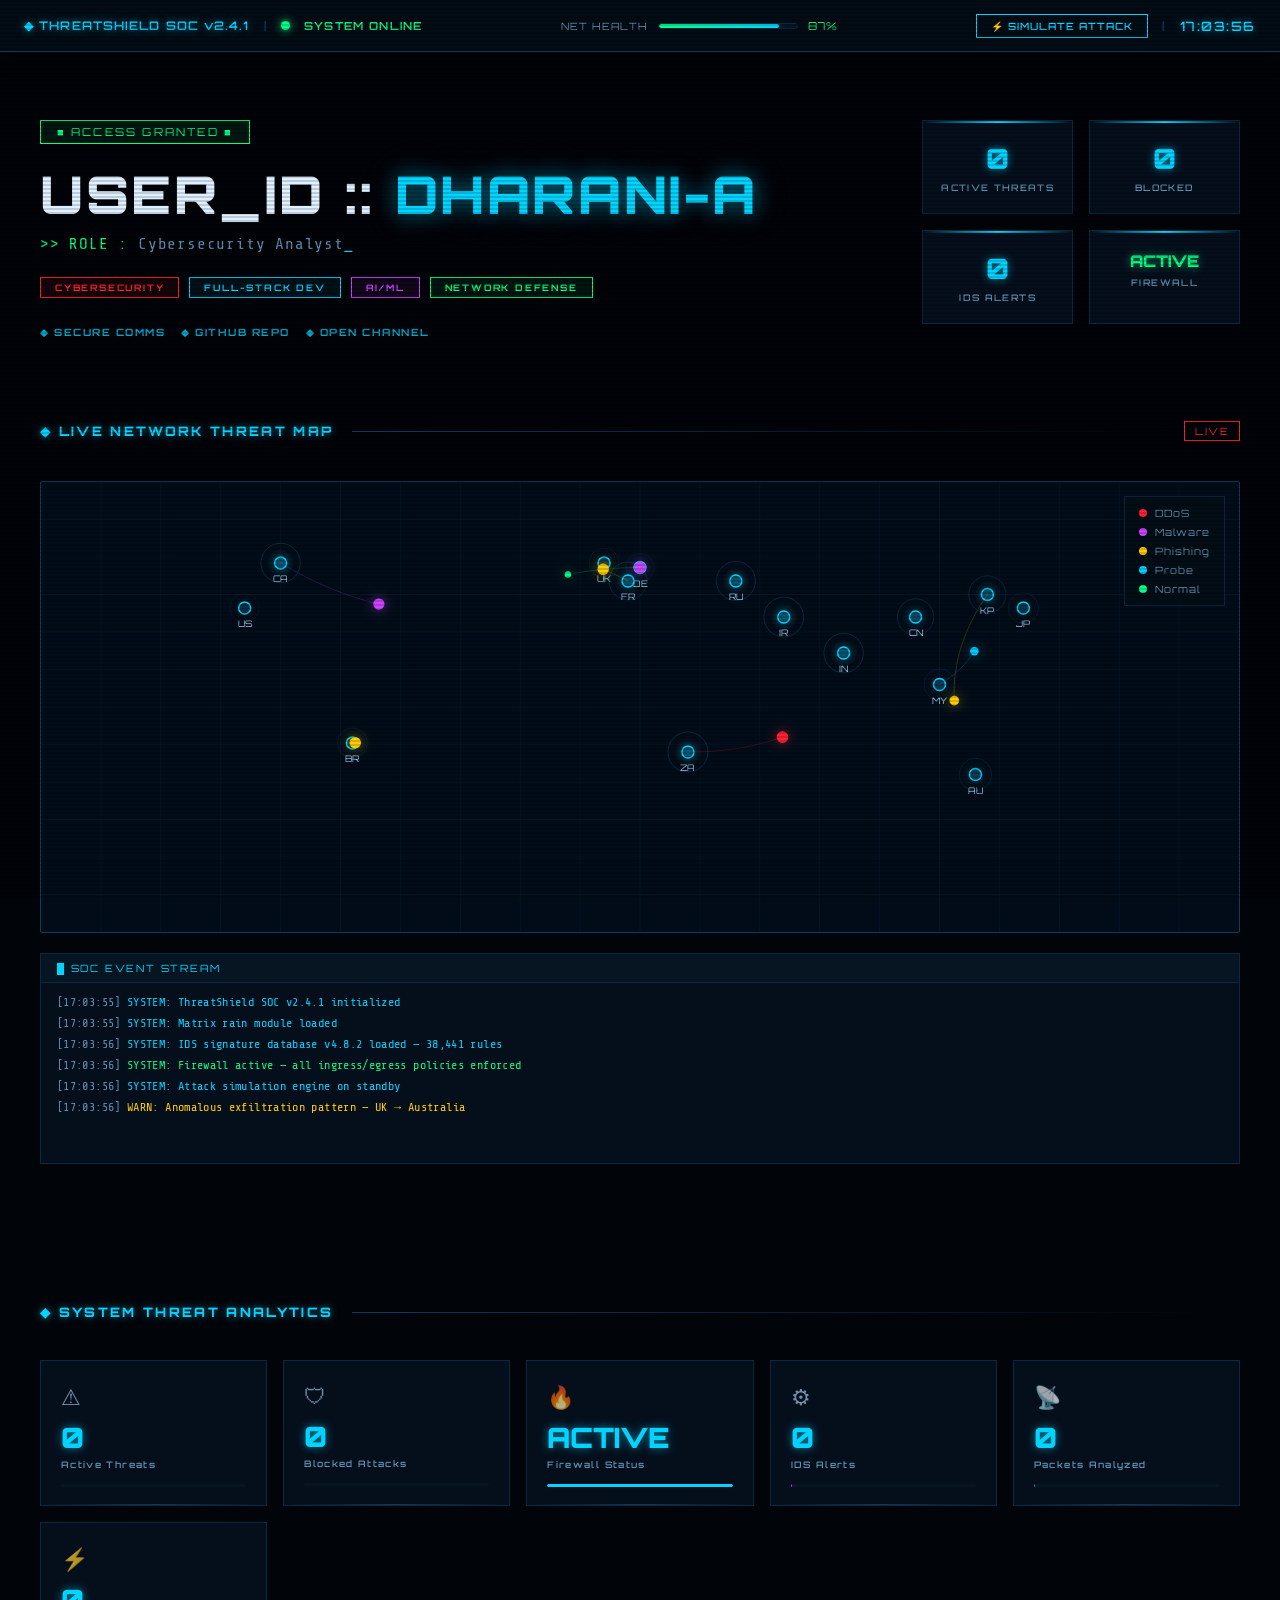
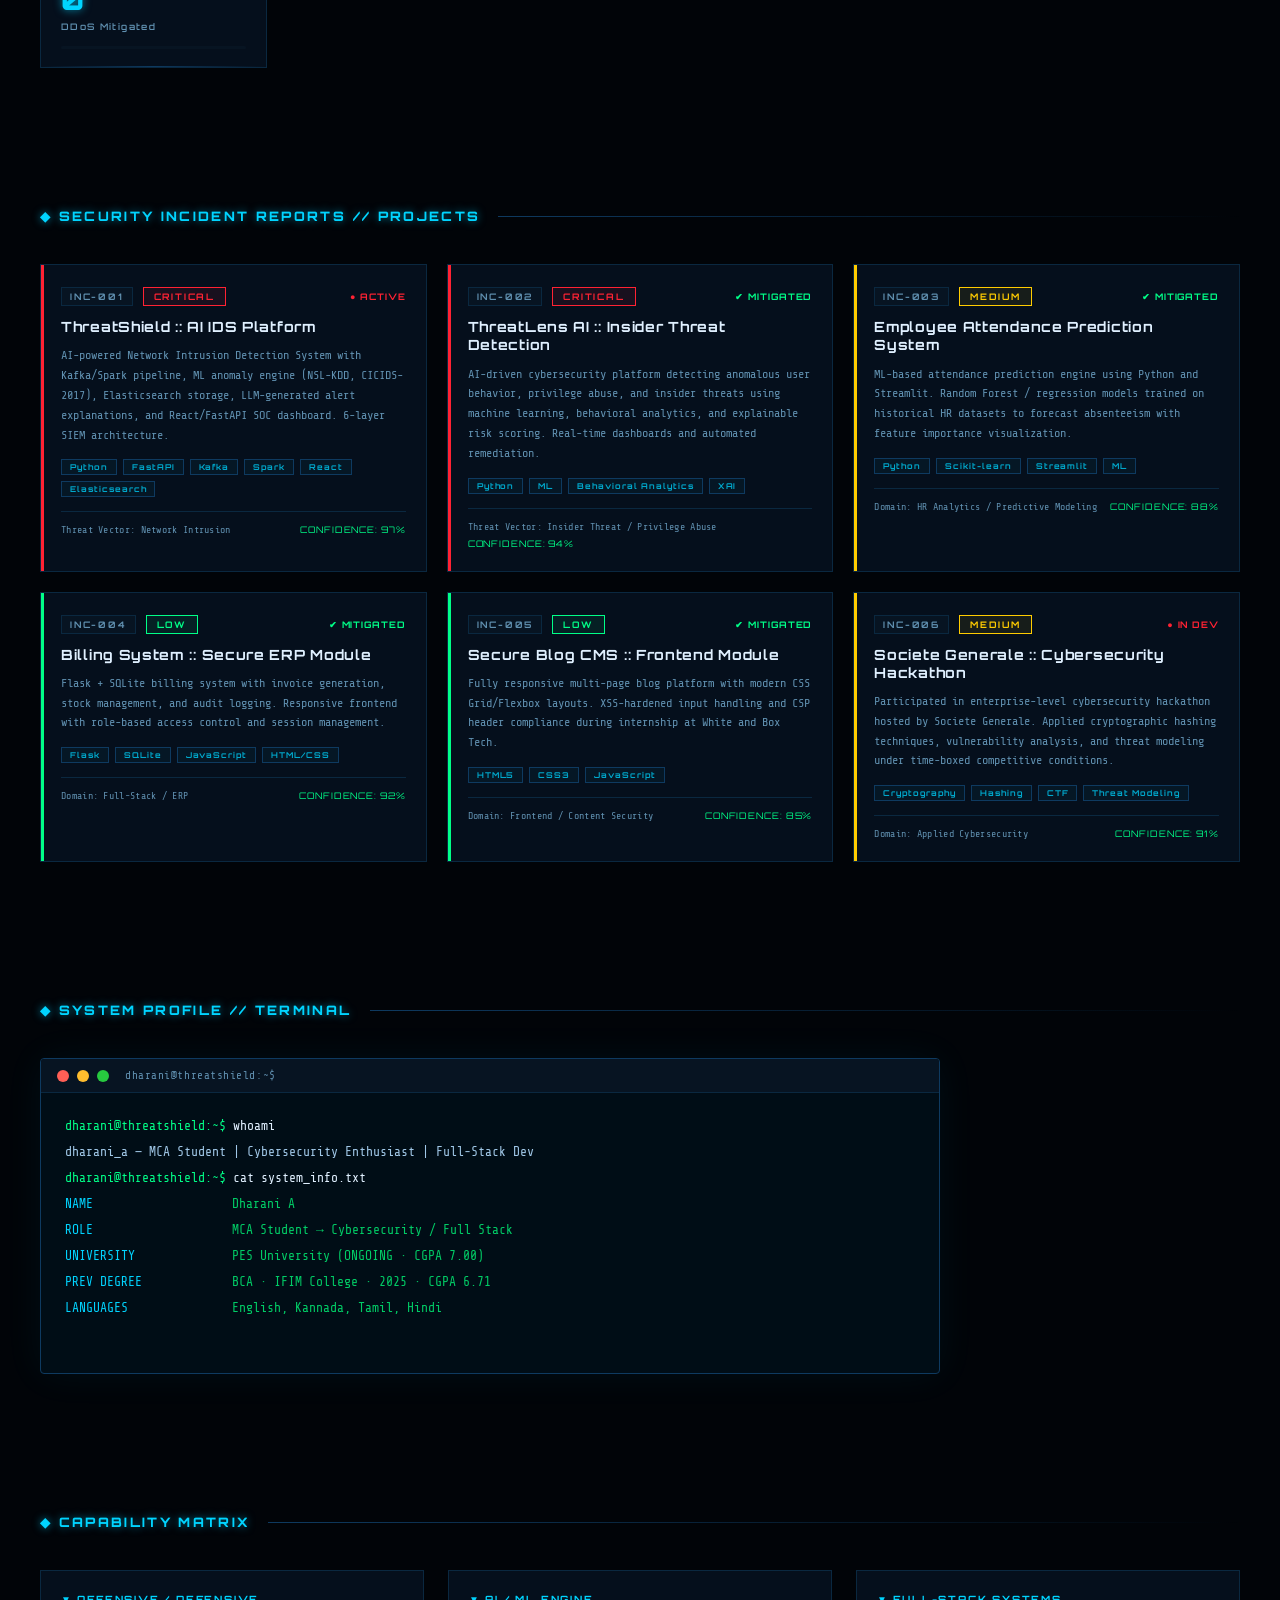
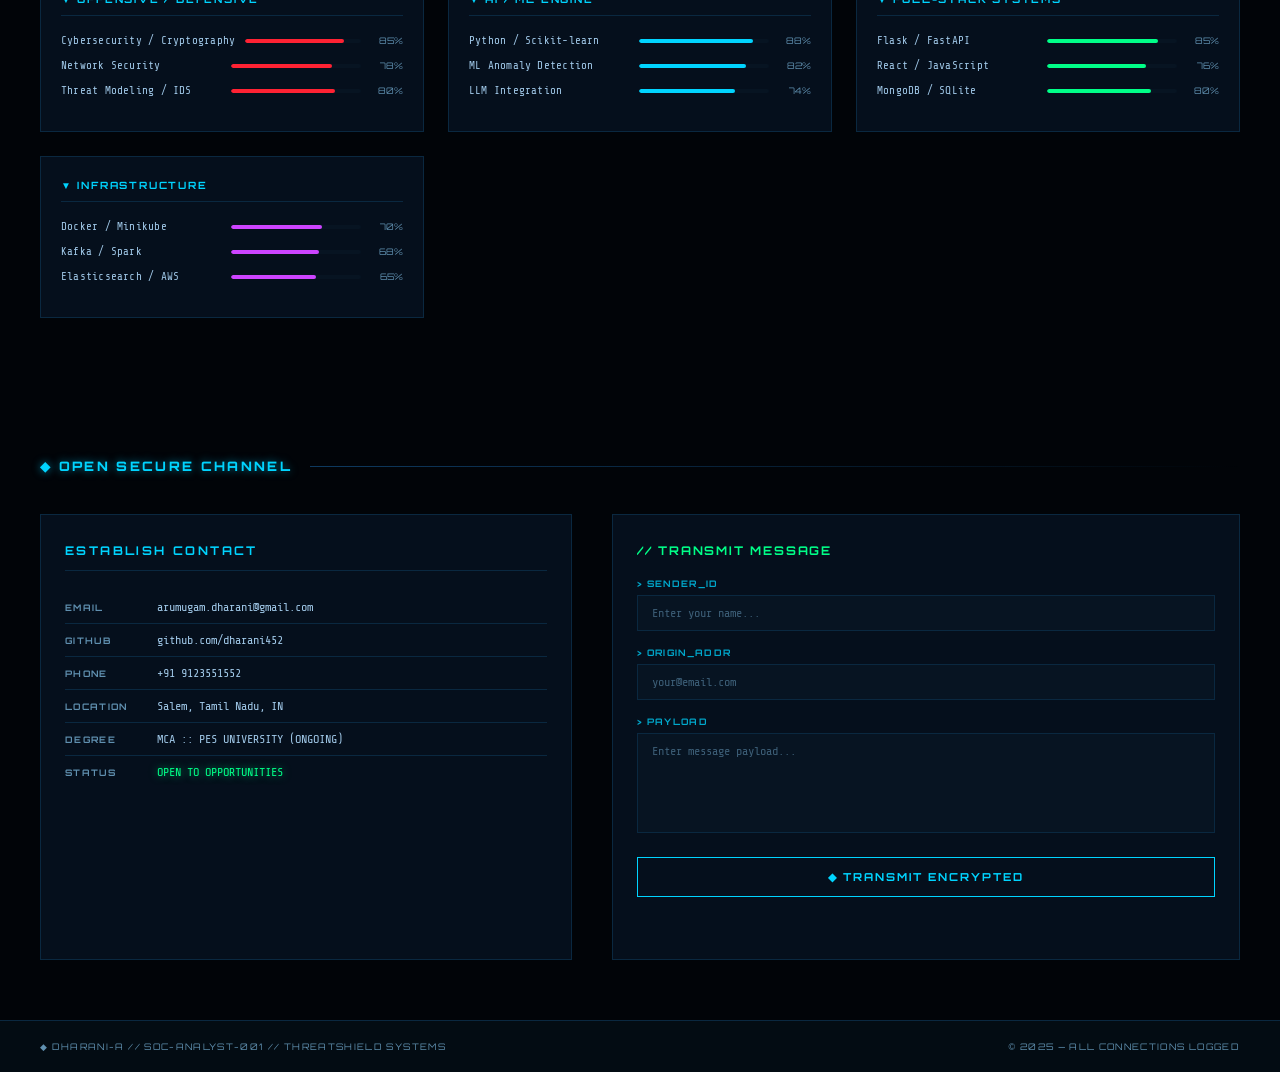
<file: index.html>
<!DOCTYPE html>
<html lang="en">
<head>
  <meta charset="UTF-8" />
  <meta name="viewport" content="width=device-width, initial-scale=1.0" />
  <title>DHARANI-A // SOC-ANALYST-001 // THREATSHIELD</title>
  <link rel="stylesheet" href="style.css" />
</head>
<body>

  <!-- SCANLINE OVERLAY -->
  <div class="scanline"></div>

  <!-- MATRIX CANVAS BACKGROUND -->
  <canvas id="matrix-bg"></canvas>

  <!-- ══════════════════════════════════════════
       TOP CONTROL BAR
  ══════════════════════════════════════════ -->
  <header id="top-bar">
    <div class="bar-left">
      <span class="bar-logo">&#9670; THREATSHIELD SOC v2.4.1</span>
      <span class="bar-separator">|</span>
      <span class="status-dot" id="status-dot"></span>
      <span id="system-status">SYSTEM ONLINE</span>
    </div>
    <div class="bar-center">
      <div class="health-label">NET HEALTH</div>
      <div class="health-bar-wrap">
        <div class="health-bar" id="health-bar"></div>
      </div>
      <span id="health-pct">87%</span>
    </div>
    <div class="bar-right">
      <button id="attack-toggle" class="toggle-btn">⚡ SIMULATE ATTACK</button>
      <span class="bar-separator">|</span>
      <span id="live-clock">00:00:00</span>
    </div>
  </header>

  <!-- ══════════════════════════════════════════
       HERO — ACCESS GRANTED
  ══════════════════════════════════════════ -->
  <section id="hero">
    <div class="hero-inner">
      <div class="access-tag" id="access-tag">&#9632; ACCESS GRANTED &#9632;</div>
      <div class="hero-uid">USER_ID :: <span class="uid-val glitch" data-text="DHARANI-A">DHARANI-A</span></div>
      <div class="hero-role">
        <span class="role-prefix">&gt;&gt; ROLE : </span>
        <span id="hero-role-text"></span><span class="cursor-blink">_</span>
      </div>
      <div class="hero-badges">
        <span class="badge badge-red">CYBERSECURITY</span>
        <span class="badge badge-blue">FULL-STACK DEV</span>
        <span class="badge badge-purple">AI/ML</span>
        <span class="badge badge-green">NETWORK DEFENSE</span>
      </div>
      <div class="hero-links">
        <a href="mailto:arumugam.dharani@gmail.com" class="hlink">&#9670; SECURE COMMS</a>
        <a href="https://github.com/dharani452" target="_blank" class="hlink">&#9670; GITHUB REPO</a>
        <a href="#contact" class="hlink">&#9670; OPEN CHANNEL</a>
      </div>
    </div>
    <div class="hero-stats">
      <div class="hstat">
        <div class="hstat-val" id="hs-threats">0</div>
        <div class="hstat-lbl">ACTIVE THREATS</div>
      </div>
      <div class="hstat">
        <div class="hstat-val" id="hs-blocked">0</div>
        <div class="hstat-lbl">BLOCKED</div>
      </div>
      <div class="hstat">
        <div class="hstat-val" id="hs-ids">0</div>
        <div class="hstat-lbl">IDS ALERTS</div>
      </div>
      <div class="hstat">
        <div class="hstat-val firewall-ok">ACTIVE</div>
        <div class="hstat-lbl">FIREWALL</div>
      </div>
    </div>
  </section>

  <!-- ══════════════════════════════════════════
       LIVE ATTACK MAP
  ══════════════════════════════════════════ -->
  <section id="attack-map-section">
    <div class="section-header">
      <span class="sh-label">&#9670; LIVE NETWORK THREAT MAP</span>
      <span class="sh-line"></span>
      <span class="sh-badge blink-red">LIVE</span>
    </div>
    <div class="map-wrap">
      <canvas id="attack-canvas"></canvas>
      <div id="attack-legend">
        <div class="leg-item"><span class="leg-dot" style="background:#ff2233"></span>DDoS</div>
        <div class="leg-item"><span class="leg-dot" style="background:#cc44ff"></span>Malware</div>
        <div class="leg-item"><span class="leg-dot" style="background:#ffcc00"></span>Phishing</div>
        <div class="leg-item"><span class="leg-dot" style="background:#00ccff"></span>Probe</div>
        <div class="leg-item"><span class="leg-dot" style="background:#00ff88"></span>Normal</div>
      </div>
    </div>
    <!-- SOC LOG FEED -->
    <div id="soc-feed">
      <div class="soc-title">&#9608; SOC EVENT STREAM</div>
      <div id="soc-log-wrap">
        <div id="soc-log"></div>
      </div>
    </div>
  </section>

  <!-- ══════════════════════════════════════════
       SYSTEM STATS PANEL
  ══════════════════════════════════════════ -->
  <section id="stats-section">
    <div class="section-header">
      <span class="sh-label">&#9670; SYSTEM THREAT ANALYTICS</span>
      <span class="sh-line"></span>
    </div>
    <div class="stats-grid">
      <div class="stat-card" id="sc-threats">
        <div class="sc-icon">&#9888;</div>
        <div class="sc-num" id="sc-threats-num">0</div>
        <div class="sc-lbl">Active Threats</div>
        <div class="sc-bar-wrap"><div class="sc-bar red-bar" id="sc-bar-threats"></div></div>
      </div>
      <div class="stat-card">
        <div class="sc-icon">&#128737;</div>
        <div class="sc-num" id="sc-blocked-num">0</div>
        <div class="sc-lbl">Blocked Attacks</div>
        <div class="sc-bar-wrap"><div class="sc-bar green-bar" id="sc-bar-blocked"></div></div>
      </div>
      <div class="stat-card">
        <div class="sc-icon">&#128293;</div>
        <div class="sc-num" id="sc-fw-num">ACTIVE</div>
        <div class="sc-lbl">Firewall Status</div>
        <div class="sc-bar-wrap"><div class="sc-bar blue-bar" style="width:100%"></div></div>
      </div>
      <div class="stat-card">
        <div class="sc-icon">&#9881;</div>
        <div class="sc-num" id="sc-ids-num">0</div>
        <div class="sc-lbl">IDS Alerts</div>
        <div class="sc-bar-wrap"><div class="sc-bar purple-bar" id="sc-bar-ids"></div></div>
      </div>
      <div class="stat-card">
        <div class="sc-icon">&#128225;</div>
        <div class="sc-num" id="sc-packets-num">0</div>
        <div class="sc-lbl">Packets Analyzed</div>
        <div class="sc-bar-wrap"><div class="sc-bar cyan-bar" id="sc-bar-packets"></div></div>
      </div>
      <div class="stat-card">
        <div class="sc-icon">&#9889;</div>
        <div class="sc-num" id="sc-ddos-num">0</div>
        <div class="sc-lbl">DDoS Mitigated</div>
        <div class="sc-bar-wrap"><div class="sc-bar orange-bar" id="sc-bar-ddos"></div></div>
      </div>
    </div>
  </section>

  <!-- ══════════════════════════════════════════
       PROJECTS — SECURITY INCIDENT REPORTS
  ══════════════════════════════════════════ -->
  <section id="projects-section">
    <div class="section-header">
      <span class="sh-label">&#9670; SECURITY INCIDENT REPORTS // PROJECTS</span>
      <span class="sh-line"></span>
    </div>
    <div class="projects-grid">

      <div class="project-card" data-sev="CRITICAL">
        <div class="pc-header">
          <span class="pc-id">INC-001</span>
          <span class="pc-sev sev-critical">CRITICAL</span>
          <span class="pc-status st-active">● ACTIVE</span>
        </div>
        <div class="pc-title">ThreatShield :: AI IDS Platform</div>
        <div class="pc-desc">AI-powered Network Intrusion Detection System with Kafka/Spark pipeline, ML anomaly engine (NSL-KDD, CICIDS-2017), Elasticsearch storage, LLM-generated alert explanations, and React/FastAPI SOC dashboard. 6-layer SIEM architecture.</div>
        <div class="pc-tags">
          <span class="ptag">Python</span><span class="ptag">FastAPI</span><span class="ptag">Kafka</span><span class="ptag">Spark</span><span class="ptag">React</span><span class="ptag">Elasticsearch</span>
        </div>
        <div class="pc-footer">
          <span class="pc-threat">Threat Vector: Network Intrusion</span>
          <span class="pc-confidence">CONFIDENCE: 97%</span>
        </div>
      </div>

      <div class="project-card" data-sev="CRITICAL">
        <div class="pc-header">
          <span class="pc-id">INC-002</span>
          <span class="pc-sev sev-critical">CRITICAL</span>
          <span class="pc-status st-mitigated">✔ MITIGATED</span>
        </div>
        <div class="pc-title">ThreatLens AI :: Insider Threat Detection</div>
        <div class="pc-desc">AI-driven cybersecurity platform detecting anomalous user behavior, privilege abuse, and insider threats using machine learning, behavioral analytics, and explainable risk scoring. Real-time dashboards and automated remediation.</div>
        <div class="pc-tags">
          <span class="ptag">Python</span><span class="ptag">ML</span><span class="ptag">Behavioral Analytics</span><span class="ptag">XAI</span>
        </div>
        <div class="pc-footer">
          <span class="pc-threat">Threat Vector: Insider Threat / Privilege Abuse</span>
          <span class="pc-confidence">CONFIDENCE: 94%</span>
        </div>
      </div>

      <div class="project-card" data-sev="MEDIUM">
        <div class="pc-header">
          <span class="pc-id">INC-003</span>
          <span class="pc-sev sev-medium">MEDIUM</span>
          <span class="pc-status st-mitigated">✔ MITIGATED</span>
        </div>
        <div class="pc-title">Employee Attendance Prediction System</div>
        <div class="pc-desc">ML-based attendance prediction engine using Python and Streamlit. Random Forest / regression models trained on historical HR datasets to forecast absenteeism with feature importance visualization.</div>
        <div class="pc-tags">
          <span class="ptag">Python</span><span class="ptag">Scikit-learn</span><span class="ptag">Streamlit</span><span class="ptag">ML</span>
        </div>
        <div class="pc-footer">
          <span class="pc-threat">Domain: HR Analytics / Predictive Modeling</span>
          <span class="pc-confidence">CONFIDENCE: 88%</span>
        </div>
      </div>

      <div class="project-card" data-sev="LOW">
        <div class="pc-header">
          <span class="pc-id">INC-004</span>
          <span class="pc-sev sev-low">LOW</span>
          <span class="pc-status st-mitigated">✔ MITIGATED</span>
        </div>
        <div class="pc-title">Billing System :: Secure ERP Module</div>
        <div class="pc-desc">Flask + SQLite billing system with invoice generation, stock management, and audit logging. Responsive frontend with role-based access control and session management.</div>
        <div class="pc-tags">
          <span class="ptag">Flask</span><span class="ptag">SQLite</span><span class="ptag">JavaScript</span><span class="ptag">HTML/CSS</span>
        </div>
        <div class="pc-footer">
          <span class="pc-threat">Domain: Full-Stack / ERP</span>
          <span class="pc-confidence">CONFIDENCE: 92%</span>
        </div>
      </div>

      <div class="project-card" data-sev="LOW">
        <div class="pc-header">
          <span class="pc-id">INC-005</span>
          <span class="pc-sev sev-low">LOW</span>
          <span class="pc-status st-mitigated">✔ MITIGATED</span>
        </div>
        <div class="pc-title">Secure Blog CMS :: Frontend Module</div>
        <div class="pc-desc">Fully responsive multi-page blog platform with modern CSS Grid/Flexbox layouts. XSS-hardened input handling and CSP header compliance during internship at White and Box Tech.</div>
        <div class="pc-tags">
          <span class="ptag">HTML5</span><span class="ptag">CSS3</span><span class="ptag">JavaScript</span>
        </div>
        <div class="pc-footer">
          <span class="pc-threat">Domain: Frontend / Content Security</span>
          <span class="pc-confidence">CONFIDENCE: 85%</span>
        </div>
      </div>

      <div class="project-card" data-sev="MEDIUM">
        <div class="pc-header">
          <span class="pc-id">INC-006</span>
          <span class="pc-sev sev-medium">MEDIUM</span>
          <span class="pc-status st-active">● IN DEV</span>
        </div>
        <div class="pc-title">Societe Generale :: Cybersecurity Hackathon</div>
        <div class="pc-desc">Participated in enterprise-level cybersecurity hackathon hosted by Societe Generale. Applied cryptographic hashing techniques, vulnerability analysis, and threat modeling under time-boxed competitive conditions.</div>
        <div class="pc-tags">
          <span class="ptag">Cryptography</span><span class="ptag">Hashing</span><span class="ptag">CTF</span><span class="ptag">Threat Modeling</span>
        </div>
        <div class="pc-footer">
          <span class="pc-threat">Domain: Applied Cybersecurity</span>
          <span class="pc-confidence">CONFIDENCE: 91%</span>
        </div>
      </div>

    </div>
  </section>

  <!-- ══════════════════════════════════════════
       TERMINAL ABOUT
  ══════════════════════════════════════════ -->
  <section id="about-section">
    <div class="section-header">
      <span class="sh-label">&#9670; SYSTEM PROFILE // TERMINAL</span>
      <span class="sh-line"></span>
    </div>
    <div class="terminal-wrap">
      <div class="term-titlebar">
        <span class="term-dot t-red"></span>
        <span class="term-dot t-yellow"></span>
        <span class="term-dot t-green"></span>
        <span class="term-title">dharani@threatshield:~$</span>
      </div>
      <div class="term-body" id="term-body"></div>
    </div>
  </section>

  <!-- ══════════════════════════════════════════
       SKILLS RADAR
  ══════════════════════════════════════════ -->
  <section id="skills-section">
    <div class="section-header">
      <span class="sh-label">&#9670; CAPABILITY MATRIX</span>
      <span class="sh-line"></span>
    </div>
    <div class="skills-grid">
      <div class="skill-group">
        <div class="sg-title">&#9660; OFFENSIVE / DEFENSIVE</div>
        <div class="skill-bar-item"><span class="sbi-lbl">Cybersecurity / Cryptography</span><div class="sbi-track"><div class="sbi-fill" style="--pct:85%;background:var(--red)"></div></div><span class="sbi-pct">85%</span></div>
        <div class="skill-bar-item"><span class="sbi-lbl">Network Security</span><div class="sbi-track"><div class="sbi-fill" style="--pct:78%;background:var(--red)"></div></div><span class="sbi-pct">78%</span></div>
        <div class="skill-bar-item"><span class="sbi-lbl">Threat Modeling / IDS</span><div class="sbi-track"><div class="sbi-fill" style="--pct:80%;background:var(--red)"></div></div><span class="sbi-pct">80%</span></div>
      </div>
      <div class="skill-group">
        <div class="sg-title">&#9660; AI / ML ENGINE</div>
        <div class="skill-bar-item"><span class="sbi-lbl">Python / Scikit-learn</span><div class="sbi-track"><div class="sbi-fill" style="--pct:88%;background:var(--cyan)"></div></div><span class="sbi-pct">88%</span></div>
        <div class="skill-bar-item"><span class="sbi-lbl">ML Anomaly Detection</span><div class="sbi-track"><div class="sbi-fill" style="--pct:82%;background:var(--cyan)"></div></div><span class="sbi-pct">82%</span></div>
        <div class="skill-bar-item"><span class="sbi-lbl">LLM Integration</span><div class="sbi-track"><div class="sbi-fill" style="--pct:74%;background:var(--cyan)"></div></div><span class="sbi-pct">74%</span></div>
      </div>
      <div class="skill-group">
        <div class="sg-title">&#9660; FULL-STACK SYSTEMS</div>
        <div class="skill-bar-item"><span class="sbi-lbl">Flask / FastAPI</span><div class="sbi-track"><div class="sbi-fill" style="--pct:85%;background:var(--green)"></div></div><span class="sbi-pct">85%</span></div>
        <div class="skill-bar-item"><span class="sbi-lbl">React / JavaScript</span><div class="sbi-track"><div class="sbi-fill" style="--pct:76%;background:var(--green)"></div></div><span class="sbi-pct">76%</span></div>
        <div class="skill-bar-item"><span class="sbi-lbl">MongoDB / SQLite</span><div class="sbi-track"><div class="sbi-fill" style="--pct:80%;background:var(--green)"></div></div><span class="sbi-pct">80%</span></div>
      </div>
      <div class="skill-group">
        <div class="sg-title">&#9660; INFRASTRUCTURE</div>
        <div class="skill-bar-item"><span class="sbi-lbl">Docker / Minikube</span><div class="sbi-track"><div class="sbi-fill" style="--pct:70%;background:var(--purple)"></div></div><span class="sbi-pct">70%</span></div>
        <div class="skill-bar-item"><span class="sbi-lbl">Kafka / Spark</span><div class="sbi-track"><div class="sbi-fill" style="--pct:68%;background:var(--purple)"></div></div><span class="sbi-pct">68%</span></div>
        <div class="skill-bar-item"><span class="sbi-lbl">Elasticsearch / AWS</span><div class="sbi-track"><div class="sbi-fill" style="--pct:65%;background:var(--purple)"></div></div><span class="sbi-pct">65%</span></div>
      </div>
    </div>
  </section>

  <!-- ══════════════════════════════════════════
       CONTACT
  ══════════════════════════════════════════ -->
  <section id="contact">
    <div class="section-header">
      <span class="sh-label">&#9670; OPEN SECURE CHANNEL</span>
      <span class="sh-line"></span>
    </div>
    <div class="contact-wrap">
      <div class="contact-info">
        <div class="ci-title">ESTABLISH CONTACT</div>
        <div class="ci-row"><span class="ci-key">EMAIL</span><span class="ci-val">arumugam.dharani@gmail.com</span></div>
        <div class="ci-row"><span class="ci-key">GITHUB</span><span class="ci-val">github.com/dharani452</span></div>
        <div class="ci-row"><span class="ci-key">PHONE</span><span class="ci-val">+91 9123551552</span></div>
        <div class="ci-row"><span class="ci-key">LOCATION</span><span class="ci-val">Salem, Tamil Nadu, IN</span></div>
        <div class="ci-row"><span class="ci-key">DEGREE</span><span class="ci-val">MCA :: PES UNIVERSITY (ONGOING)</span></div>
        <div class="ci-row"><span class="ci-key">STATUS</span><span class="ci-val ci-green">OPEN TO OPPORTUNITIES</span></div>
      </div>
      <div class="contact-form-wrap">
        <div class="cf-title">// TRANSMIT MESSAGE</div>
        <div class="cf-field">
          <label class="cf-label">&gt; SENDER_ID</label>
          <input class="cf-input" id="cf-name" type="text" placeholder="Enter your name..." autocomplete="off" />
        </div>
        <div class="cf-field">
          <label class="cf-label">&gt; ORIGIN_ADDR</label>
          <input class="cf-input" id="cf-email" type="email" placeholder="your@email.com" autocomplete="off" />
        </div>
        <div class="cf-field">
          <label class="cf-label">&gt; PAYLOAD</label>
          <textarea class="cf-input cf-textarea" id="cf-msg" placeholder="Enter message payload..."></textarea>
        </div>
        <button class="cf-submit" id="cf-submit">&#9670; TRANSMIT ENCRYPTED</button>
        <div id="cf-status"></div>
      </div>
    </div>
  </section>

  <!-- FOOTER -->
  <footer id="footer">
    <div class="footer-inner">
      <span>&#9670; DHARANI-A // SOC-ANALYST-001 // THREATSHIELD SYSTEMS</span>
      <span>&#169; 2025 — ALL CONNECTIONS LOGGED</span>
    </div>
  </footer>

  <script src="script.js"></script>
</body>
</html>
</file>
<file: style.css>
/* ════════════════════════════════════════════
   THREATSHIELD SOC PORTFOLIO — STYLE.CSS
   Dharani A // MCA // Cybersecurity
════════════════════════════════════════════ */

@import url('https://fonts.googleapis.com/css2?family=Share+Tech+Mono&family=Orbitron:wght@400;600;800;900&display=swap');

/* ── CSS VARIABLES ── */
:root {
  --bg:       #010408;
  --bg2:      #040d15;
  --bg3:      #071422;
  --panel:    #050f1c;
  --border:   #0a2840;
  --border2:  #0e3a60;
  --cyan:     #00d4ff;
  --cyan2:    #00a8cc;
  --green:    #00ff88;
  --green2:   #00cc66;
  --red:      #ff2233;
  --red2:     #cc1122;
  --purple:   #cc44ff;
  --yellow:   #ffcc00;
  --orange:   #ff7700;
  --text:     #a0c8e8;
  --text2:    #6090b0;
  --white:    #e0f0ff;
  --font-mono: 'Share Tech Mono', 'Courier New', monospace;
  --font-hud:  'Orbitron', sans-serif;
  --glow-c:   0 0 8px rgba(0,212,255,0.6);
  --glow-g:   0 0 8px rgba(0,255,136,0.6);
  --glow-r:   0 0 8px rgba(255,34,51,0.7);
}

/* ── RESET ── */
*, *::before, *::after { box-sizing: border-box; margin: 0; padding: 0; }
html { scroll-behavior: smooth; }

body {
  background: var(--bg);
  color: var(--text);
  font-family: var(--font-mono);
  overflow-x: hidden;
  position: relative;
}

/* ── MATRIX CANVAS ── */
#matrix-bg {
  position: fixed;
  top: 0; left: 0;
  width: 100%; height: 100%;
  z-index: 0;
  opacity: 0.08;
  pointer-events: none;
}

/* ── SCANLINE ── */
.scanline {
  position: fixed;
  top: 0; left: 0; right: 0; bottom: 0;
  background: repeating-linear-gradient(
    0deg,
    transparent,
    transparent 2px,
    rgba(0,0,0,0.15) 2px,
    rgba(0,0,0,0.15) 4px
  );
  pointer-events: none;
  z-index: 9999;
  animation: scanmove 8s linear infinite;
}
@keyframes scanmove {
  0%   { background-position: 0 0; }
  100% { background-position: 0 100px; }
}

/* ════════════════════════════
   TOP CONTROL BAR
════════════════════════════ */
#top-bar {
  position: fixed;
  top: 0; left: 0; right: 0;
  height: 52px;
  background: rgba(4,13,21,0.96);
  border-bottom: 1px solid var(--border2);
  display: flex;
  align-items: center;
  justify-content: space-between;
  padding: 0 24px;
  z-index: 1000;
  backdrop-filter: blur(6px);
  box-shadow: 0 2px 20px rgba(0,0,0,0.8), 0 1px 0 rgba(0,212,255,0.1);
}

.bar-left, .bar-right {
  display: flex;
  align-items: center;
  gap: 14px;
  font-family: var(--font-hud);
  font-size: 11px;
  font-weight: 600;
  letter-spacing: 0.1em;
}

.bar-logo {
  color: var(--cyan);
  text-shadow: var(--glow-c);
  font-size: 12px;
}

.bar-separator { color: var(--border2); }

.status-dot {
  width: 9px; height: 9px;
  border-radius: 50%;
  background: var(--green);
  box-shadow: 0 0 8px var(--green);
  animation: pulse-dot 1.4s ease-in-out infinite;
}
.status-dot.danger {
  background: var(--red);
  box-shadow: 0 0 8px var(--red);
}

@keyframes pulse-dot {
  0%,100% { opacity: 1; transform: scale(1); }
  50% { opacity: 0.5; transform: scale(0.75); }
}

#system-status {
  color: var(--green);
  font-size: 11px;
  letter-spacing: 0.12em;
  transition: color 0.4s;
}
#system-status.under-attack { color: var(--red); text-shadow: var(--glow-r); }

.bar-center {
  display: flex;
  align-items: center;
  gap: 10px;
  font-size: 10px;
  font-family: var(--font-hud);
  letter-spacing: 0.1em;
}
.health-label { color: var(--text2); }
.health-bar-wrap {
  width: 140px;
  height: 6px;
  background: var(--bg3);
  border: 1px solid var(--border);
  border-radius: 3px;
  overflow: hidden;
}
.health-bar {
  height: 100%;
  width: 87%;
  background: linear-gradient(90deg, var(--green), var(--cyan));
  box-shadow: 0 0 8px rgba(0,255,136,0.5);
  transition: width 1s ease, background 0.5s;
  border-radius: 3px;
}
.health-bar.low { background: linear-gradient(90deg, var(--red), var(--orange)); }
#health-pct { color: var(--green); font-size: 11px; transition: color 0.5s; }
#health-pct.low { color: var(--red); }

.toggle-btn {
  background: transparent;
  border: 1px solid var(--cyan);
  color: var(--cyan);
  font-family: var(--font-hud);
  font-size: 10px;
  font-weight: 600;
  letter-spacing: 0.1em;
  padding: 5px 14px;
  cursor: pointer;
  transition: all 0.25s;
}
.toggle-btn:hover,
.toggle-btn.attacking {
  background: rgba(255,34,51,0.12);
  border-color: var(--red);
  color: var(--red);
  box-shadow: 0 0 12px rgba(255,34,51,0.4);
}
.toggle-btn.attacking { animation: border-flicker 0.3s infinite alternate; }
@keyframes border-flicker {
  from { border-color: var(--red); }
  to   { border-color: var(--orange); }
}

#live-clock {
  color: var(--cyan);
  font-family: var(--font-hud);
  font-size: 13px;
  letter-spacing: 0.12em;
  text-shadow: var(--glow-c);
}

/* ════════════════════════════
   SECTIONS — COMMON
════════════════════════════ */
section {
  position: relative;
  z-index: 1;
  padding: 80px 40px 60px;
  max-width: 1400px;
  margin: 0 auto;
}

.section-header {
  display: flex;
  align-items: center;
  gap: 18px;
  margin-bottom: 40px;
}
.sh-label {
  font-family: var(--font-hud);
  font-size: 13px;
  font-weight: 800;
  color: var(--cyan);
  letter-spacing: 0.18em;
  white-space: nowrap;
  text-shadow: var(--glow-c);
}
.sh-line {
  flex: 1;
  height: 1px;
  background: linear-gradient(90deg, var(--border2), transparent);
}
.sh-badge {
  font-family: var(--font-hud);
  font-size: 10px;
  letter-spacing: 0.15em;
  padding: 3px 10px;
  border: 1px solid var(--red);
  color: var(--red);
}
.blink-red { animation: blink-red 1s step-start infinite; }
@keyframes blink-red {
  0%,100% { opacity: 1; }
  50% { opacity: 0.2; }
}

/* ════════════════════════════
   HERO
════════════════════════════ */
#hero {
  padding-top: 120px;
  display: flex;
  justify-content: space-between;
  align-items: flex-start;
  gap: 40px;
  flex-wrap: wrap;
}

.hero-inner { flex: 1; min-width: 320px; }

.access-tag {
  display: inline-block;
  background: rgba(0,255,136,0.08);
  border: 1px solid var(--green);
  color: var(--green);
  font-family: var(--font-hud);
  font-size: 11px;
  letter-spacing: 0.2em;
  padding: 4px 16px;
  margin-bottom: 22px;
  animation: access-flicker 3s ease-in-out infinite;
}
@keyframes access-flicker {
  0%,90%,100% { opacity: 1; }
  92%,96% { opacity: 0.3; }
  94% { opacity: 0.8; }
}

.hero-uid {
  font-family: var(--font-hud);
  font-size: clamp(28px, 5vw, 52px);
  font-weight: 900;
  color: var(--white);
  letter-spacing: 0.05em;
  margin-bottom: 12px;
  line-height: 1.1;
}

.uid-val {
  color: var(--cyan);
  text-shadow: 0 0 20px rgba(0,212,255,0.5), 0 0 40px rgba(0,212,255,0.2);
}

/* GLITCH */
.glitch {
  position: relative;
  display: inline-block;
}
.glitch:hover {
  animation: glitch-anim 0.4s steps(2, end) infinite;
}
@keyframes glitch-anim {
  0%   { clip-path: inset(0 0 90% 0); transform: translate(-2px, 0); }
  20%  { clip-path: inset(40% 0 50% 0); transform: translate(2px, 0); }
  40%  { clip-path: inset(70% 0 20% 0); transform: translate(-2px, 0); }
  60%  { clip-path: inset(20% 0 70% 0); transform: translate(2px, 0); }
  80%  { clip-path: inset(80% 0 5% 0); transform: translate(-1px, 0); }
  100% { clip-path: inset(0 0 90% 0); transform: translate(0, 0); }
}
.glitch::before {
  content: attr(data-text);
  position: absolute;
  left: 2px; top: 0;
  color: var(--red);
  opacity: 0;
}
.glitch:hover::before {
  opacity: 0.7;
  animation: glitch-anim 0.4s steps(2, end) infinite reverse;
}

.hero-role {
  font-size: 16px;
  color: var(--text2);
  margin-bottom: 24px;
  letter-spacing: 0.05em;
}
.role-prefix { color: var(--green); }

.cursor-blink {
  animation: cur-blink 0.8s step-start infinite;
  color: var(--cyan);
}
@keyframes cur-blink { 0%,100% { opacity: 1; } 50% { opacity: 0; } }

.hero-badges {
  display: flex;
  flex-wrap: wrap;
  gap: 10px;
  margin-bottom: 28px;
}
.badge {
  font-family: var(--font-hud);
  font-size: 9px;
  font-weight: 700;
  letter-spacing: 0.2em;
  padding: 4px 14px;
  border: 1px solid;
}
.badge-red   { border-color: var(--red);    color: var(--red);    background: rgba(255,34,51,0.08); }
.badge-blue  { border-color: var(--cyan);   color: var(--cyan);   background: rgba(0,212,255,0.07); }
.badge-purple{ border-color: var(--purple); color: var(--purple); background: rgba(204,68,255,0.08); }
.badge-green { border-color: var(--green);  color: var(--green);  background: rgba(0,255,136,0.07); }

.hero-links {
  display: flex;
  flex-wrap: wrap;
  gap: 16px;
}
.hlink {
  font-family: var(--font-hud);
  font-size: 10px;
  font-weight: 700;
  letter-spacing: 0.15em;
  color: var(--cyan2);
  text-decoration: none;
  border-bottom: 1px solid transparent;
  transition: all 0.25s;
  padding-bottom: 2px;
}
.hlink:hover {
  color: var(--cyan);
  border-bottom-color: var(--cyan);
  text-shadow: var(--glow-c);
}

.hero-stats {
  display: grid;
  grid-template-columns: 1fr 1fr;
  gap: 16px;
  min-width: 260px;
}

.hstat {
  background: var(--panel);
  border: 1px solid var(--border);
  padding: 20px 18px;
  text-align: center;
  position: relative;
  overflow: hidden;
}
.hstat::before {
  content: '';
  position: absolute;
  top: 0; left: 0; right: 0;
  height: 2px;
  background: linear-gradient(90deg, transparent, var(--cyan), transparent);
}
.hstat-val {
  font-family: var(--font-hud);
  font-size: 28px;
  font-weight: 900;
  color: var(--cyan);
  text-shadow: var(--glow-c);
}
.hstat-val.firewall-ok { color: var(--green); font-size: 16px; text-shadow: var(--glow-g); }
.hstat-lbl {
  font-family: var(--font-hud);
  font-size: 9px;
  font-weight: 600;
  letter-spacing: 0.15em;
  color: var(--text2);
  margin-top: 6px;
}

/* ════════════════════════════
   ATTACK MAP
════════════════════════════ */
#attack-map-section {
  padding-top: 20px;
}

.map-wrap {
  position: relative;
  width: 100%;
  background: var(--panel);
  border: 1px solid var(--border2);
  border-radius: 2px;
  overflow: hidden;
}

#attack-canvas {
  display: block;
  width: 100%;
  height: 450px;
}

#attack-legend {
  position: absolute;
  top: 14px; right: 14px;
  background: rgba(4,13,21,0.85);
  border: 1px solid var(--border);
  padding: 10px 14px;
  display: flex;
  flex-direction: column;
  gap: 7px;
}
.leg-item {
  display: flex;
  align-items: center;
  gap: 8px;
  font-size: 10px;
  font-family: var(--font-hud);
  letter-spacing: 0.1em;
  color: var(--text2);
}
.leg-dot {
  width: 8px; height: 8px;
  border-radius: 50%;
  flex-shrink: 0;
}

/* SOC FEED */
#soc-feed {
  margin-top: 20px;
  background: var(--panel);
  border: 1px solid var(--border);
  padding: 0;
  overflow: hidden;
}
.soc-title {
  background: var(--bg3);
  border-bottom: 1px solid var(--border);
  padding: 8px 16px;
  font-family: var(--font-hud);
  font-size: 10px;
  letter-spacing: 0.18em;
  color: var(--cyan);
}
#soc-log-wrap {
  height: 180px;
  overflow-y: auto;
  padding: 10px 16px;
}
#soc-log-wrap::-webkit-scrollbar { width: 4px; }
#soc-log-wrap::-webkit-scrollbar-track { background: var(--bg); }
#soc-log-wrap::-webkit-scrollbar-thumb { background: var(--border2); }

#soc-log { display: flex; flex-direction: column; gap: 3px; }

.soc-entry {
  font-size: 12px;
  font-family: var(--font-mono);
  letter-spacing: 0.03em;
  line-height: 1.5;
  opacity: 0;
  animation: soc-in 0.3s ease forwards;
}
@keyframes soc-in {
  from { opacity: 0; transform: translateX(-8px); }
  to   { opacity: 1; transform: translateX(0); }
}
.soc-ts   { color: var(--text2); }
.soc-type-alert   { color: var(--red); }
.soc-type-blocked { color: var(--green); }
.soc-type-warn    { color: var(--yellow); }
.soc-type-info    { color: var(--cyan); }

/* ════════════════════════════
   STATS GRID
════════════════════════════ */
.stats-grid {
  display: grid;
  grid-template-columns: repeat(auto-fill, minmax(200px, 1fr));
  gap: 16px;
}
.stat-card {
  background: var(--panel);
  border: 1px solid var(--border);
  padding: 24px 20px 18px;
  position: relative;
  overflow: hidden;
  transition: border-color 0.3s, box-shadow 0.3s;
}
.stat-card:hover {
  border-color: var(--cyan);
  box-shadow: 0 0 20px rgba(0,212,255,0.1);
}
.stat-card::after {
  content: '';
  position: absolute;
  bottom: 0; left: 0; right: 0;
  height: 1px;
  background: linear-gradient(90deg, transparent, var(--border2), transparent);
}
.sc-icon {
  font-size: 22px;
  margin-bottom: 10px;
  opacity: 0.7;
}
.sc-num {
  font-family: var(--font-hud);
  font-size: 28px;
  font-weight: 900;
  color: var(--cyan);
  text-shadow: var(--glow-c);
  margin-bottom: 4px;
}
.sc-lbl {
  font-family: var(--font-hud);
  font-size: 9px;
  font-weight: 600;
  letter-spacing: 0.15em;
  color: var(--text2);
  margin-bottom: 14px;
}
.sc-bar-wrap {
  width: 100%;
  height: 3px;
  background: var(--bg3);
  border-radius: 2px;
  overflow: hidden;
}
.sc-bar {
  height: 100%;
  width: 0;
  border-radius: 2px;
  transition: width 1s ease;
}
.red-bar    { background: var(--red);    box-shadow: 0 0 6px var(--red); }
.green-bar  { background: var(--green);  box-shadow: 0 0 6px var(--green); }
.blue-bar   { background: var(--cyan);   box-shadow: 0 0 6px var(--cyan); }
.purple-bar { background: var(--purple); box-shadow: 0 0 6px var(--purple); }
.cyan-bar   { background: var(--cyan2);  box-shadow: 0 0 6px var(--cyan2); }
.orange-bar { background: var(--orange); box-shadow: 0 0 6px var(--orange); }

/* ════════════════════════════
   PROJECTS
════════════════════════════ */
.projects-grid {
  display: grid;
  grid-template-columns: repeat(auto-fill, minmax(340px, 1fr));
  gap: 20px;
}

.project-card {
  background: var(--panel);
  border: 1px solid var(--border);
  padding: 22px 20px;
  position: relative;
  transition: transform 0.25s, border-color 0.25s, box-shadow 0.25s;
  overflow: hidden;
}
.project-card::before {
  content: '';
  position: absolute;
  top: 0; left: 0;
  width: 3px; height: 100%;
  background: var(--cyan);
}
.project-card[data-sev="CRITICAL"]::before { background: var(--red); }
.project-card[data-sev="MEDIUM"]::before   { background: var(--yellow); }
.project-card[data-sev="LOW"]::before      { background: var(--green); }
.project-card:hover {
  transform: translateY(-3px);
  border-color: var(--border2);
  box-shadow: 0 8px 30px rgba(0,0,0,0.5), 0 0 20px rgba(0,212,255,0.06);
}

.pc-header {
  display: flex;
  align-items: center;
  gap: 10px;
  margin-bottom: 12px;
}
.pc-id {
  font-family: var(--font-hud);
  font-size: 9px;
  font-weight: 700;
  letter-spacing: 0.2em;
  color: var(--text2);
  background: var(--bg3);
  padding: 3px 8px;
  border: 1px solid var(--border);
}
.pc-sev {
  font-family: var(--font-hud);
  font-size: 9px;
  font-weight: 700;
  letter-spacing: 0.2em;
  padding: 3px 10px;
  border: 1px solid;
}
.sev-critical { border-color: var(--red);    color: var(--red);    background: rgba(255,34,51,0.08); }
.sev-medium   { border-color: var(--yellow); color: var(--yellow); background: rgba(255,204,0,0.07); }
.sev-low      { border-color: var(--green);  color: var(--green);  background: rgba(0,255,136,0.07); }
.pc-status {
  margin-left: auto;
  font-family: var(--font-hud);
  font-size: 9px;
  font-weight: 700;
  letter-spacing: 0.1em;
}
.st-active   { color: var(--red);   animation: blink-red 1s step-start infinite; }
.st-mitigated{ color: var(--green); }

.pc-title {
  font-family: var(--font-hud);
  font-size: 14px;
  font-weight: 700;
  color: var(--white);
  letter-spacing: 0.05em;
  margin-bottom: 10px;
  line-height: 1.3;
}
.pc-desc {
  font-size: 12px;
  line-height: 1.65;
  color: var(--text2);
  margin-bottom: 14px;
}
.pc-tags {
  display: flex;
  flex-wrap: wrap;
  gap: 6px;
  margin-bottom: 14px;
}
.ptag {
  font-family: var(--font-hud);
  font-size: 8px;
  font-weight: 700;
  letter-spacing: 0.12em;
  color: var(--cyan2);
  border: 1px solid var(--border2);
  padding: 2px 8px;
  background: rgba(0,212,255,0.04);
}
.pc-footer {
  display: flex;
  justify-content: space-between;
  align-items: center;
  flex-wrap: wrap;
  gap: 6px;
  border-top: 1px solid var(--border);
  padding-top: 12px;
}
.pc-threat {
  font-size: 10px;
  color: var(--text2);
  letter-spacing: 0.03em;
}
.pc-confidence {
  font-family: var(--font-hud);
  font-size: 9px;
  color: var(--green);
  letter-spacing: 0.1em;
}

/* ════════════════════════════
   TERMINAL ABOUT
════════════════════════════ */
.terminal-wrap {
  border: 1px solid var(--border2);
  background: #000d16;
  border-radius: 4px;
  overflow: hidden;
  box-shadow: 0 0 40px rgba(0,212,255,0.06);
  max-width: 900px;
}
.term-titlebar {
  display: flex;
  align-items: center;
  gap: 8px;
  padding: 10px 16px;
  background: var(--bg3);
  border-bottom: 1px solid var(--border);
}
.term-dot {
  width: 12px; height: 12px;
  border-radius: 50%;
}
.t-red    { background: #ff5f56; }
.t-yellow { background: #ffbd2e; }
.t-green  { background: #27c93f; }
.term-title {
  margin-left: 8px;
  font-size: 11px;
  color: var(--text2);
  font-family: var(--font-mono);
  letter-spacing: 0.05em;
}
.term-body {
  padding: 20px 24px;
  font-size: 13px;
  line-height: 2;
  min-height: 280px;
}
.term-line { display: block; }
.term-prompt { color: var(--green); }
.term-cmd    { color: var(--white); }
.term-out    { color: var(--text); }
.term-key    { color: var(--cyan); min-width: 160px; display: inline-block; }
.term-val    { color: var(--green2); }
.term-comment{ color: var(--text2); }
.term-hi     { color: var(--yellow); }

/* ════════════════════════════
   SKILLS
════════════════════════════ */
.skills-grid {
  display: grid;
  grid-template-columns: repeat(auto-fill, minmax(300px, 1fr));
  gap: 24px;
}
.skill-group {
  background: var(--panel);
  border: 1px solid var(--border);
  padding: 22px 20px;
}
.sg-title {
  font-family: var(--font-hud);
  font-size: 10px;
  font-weight: 700;
  letter-spacing: 0.18em;
  color: var(--cyan);
  margin-bottom: 18px;
  padding-bottom: 10px;
  border-bottom: 1px solid var(--border);
}
.skill-bar-item {
  display: flex;
  align-items: center;
  gap: 10px;
  margin-bottom: 12px;
}
.sbi-lbl {
  font-size: 11px;
  color: var(--text);
  min-width: 160px;
  letter-spacing: 0.02em;
}
.sbi-track {
  flex: 1;
  height: 4px;
  background: var(--bg3);
  border-radius: 2px;
  overflow: hidden;
}
.sbi-fill {
  height: 100%;
  width: 0;
  border-radius: 2px;
  transition: width 1.4s cubic-bezier(0.4, 0, 0.2, 1);
}
.sbi-pct {
  font-family: var(--font-hud);
  font-size: 9px;
  color: var(--text2);
  min-width: 32px;
  text-align: right;
}

/* ════════════════════════════
   CONTACT
════════════════════════════ */
.contact-wrap {
  display: flex;
  gap: 40px;
  flex-wrap: wrap;
}
.contact-info {
  flex: 1;
  min-width: 280px;
  background: var(--panel);
  border: 1px solid var(--border);
  padding: 28px 24px;
}
.ci-title {
  font-family: var(--font-hud);
  font-size: 12px;
  font-weight: 700;
  letter-spacing: 0.2em;
  color: var(--cyan);
  margin-bottom: 20px;
  padding-bottom: 12px;
  border-bottom: 1px solid var(--border);
}
.ci-row {
  display: flex;
  gap: 12px;
  padding: 9px 0;
  border-bottom: 1px solid var(--border);
  font-size: 12px;
  align-items: center;
}
.ci-row:last-child { border-bottom: none; }
.ci-key {
  font-family: var(--font-hud);
  font-size: 9px;
  font-weight: 700;
  letter-spacing: 0.15em;
  color: var(--text2);
  min-width: 80px;
}
.ci-val { color: var(--text); }
.ci-green { color: var(--green); text-shadow: var(--glow-g); }

.contact-form-wrap {
  flex: 1.2;
  min-width: 300px;
  background: var(--panel);
  border: 1px solid var(--border);
  padding: 28px 24px;
}
.cf-title {
  font-family: var(--font-hud);
  font-size: 12px;
  font-weight: 700;
  letter-spacing: 0.15em;
  color: var(--green);
  margin-bottom: 20px;
}
.cf-field { margin-bottom: 16px; }
.cf-label {
  display: block;
  font-family: var(--font-hud);
  font-size: 9px;
  font-weight: 700;
  letter-spacing: 0.15em;
  color: var(--cyan2);
  margin-bottom: 6px;
}
.cf-input {
  width: 100%;
  background: var(--bg3);
  border: 1px solid var(--border);
  color: var(--white);
  font-family: var(--font-mono);
  font-size: 12px;
  padding: 10px 14px;
  outline: none;
  transition: border-color 0.25s, box-shadow 0.25s;
  resize: none;
}
.cf-input:focus {
  border-color: var(--cyan);
  box-shadow: 0 0 12px rgba(0,212,255,0.12);
}
.cf-input::placeholder { color: var(--text2); opacity: 0.6; }
.cf-textarea { min-height: 100px; }
.cf-submit {
  width: 100%;
  background: transparent;
  border: 1px solid var(--cyan);
  color: var(--cyan);
  font-family: var(--font-hud);
  font-size: 11px;
  font-weight: 700;
  letter-spacing: 0.18em;
  padding: 12px;
  cursor: pointer;
  transition: all 0.3s;
  margin-top: 4px;
}
.cf-submit:hover {
  background: rgba(0,212,255,0.08);
  box-shadow: 0 0 20px rgba(0,212,255,0.2);
}
#cf-status {
  margin-top: 14px;
  font-family: var(--font-hud);
  font-size: 10px;
  letter-spacing: 0.12em;
  min-height: 20px;
  color: var(--green);
  text-align: center;
}

/* ════════════════════════════
   FOOTER
════════════════════════════ */
#footer {
  border-top: 1px solid var(--border);
  background: rgba(4,13,21,0.95);
  padding: 20px 40px;
  position: relative;
  z-index: 1;
}
.footer-inner {
  display: flex;
  justify-content: space-between;
  align-items: center;
  flex-wrap: wrap;
  gap: 12px;
  font-family: var(--font-hud);
  font-size: 9px;
  letter-spacing: 0.15em;
  color: var(--text2);
  max-width: 1400px;
  margin: 0 auto;
}

/* ════════════════════════════
   RESPONSIVE
════════════════════════════ */
@media (max-width: 768px) {
  section { padding: 60px 20px 40px; }
  #top-bar { padding: 0 14px; }
  .bar-center { display: none; }
  #hero { flex-direction: column; padding-top: 90px; }
  .hero-stats { grid-template-columns: 1fr 1fr; }
  .projects-grid { grid-template-columns: 1fr; }
  .skills-grid { grid-template-columns: 1fr; }
  .contact-wrap { flex-direction: column; }
  #attack-canvas { height: 280px; }
  #soc-log-wrap { height: 130px; }
}
</file>
